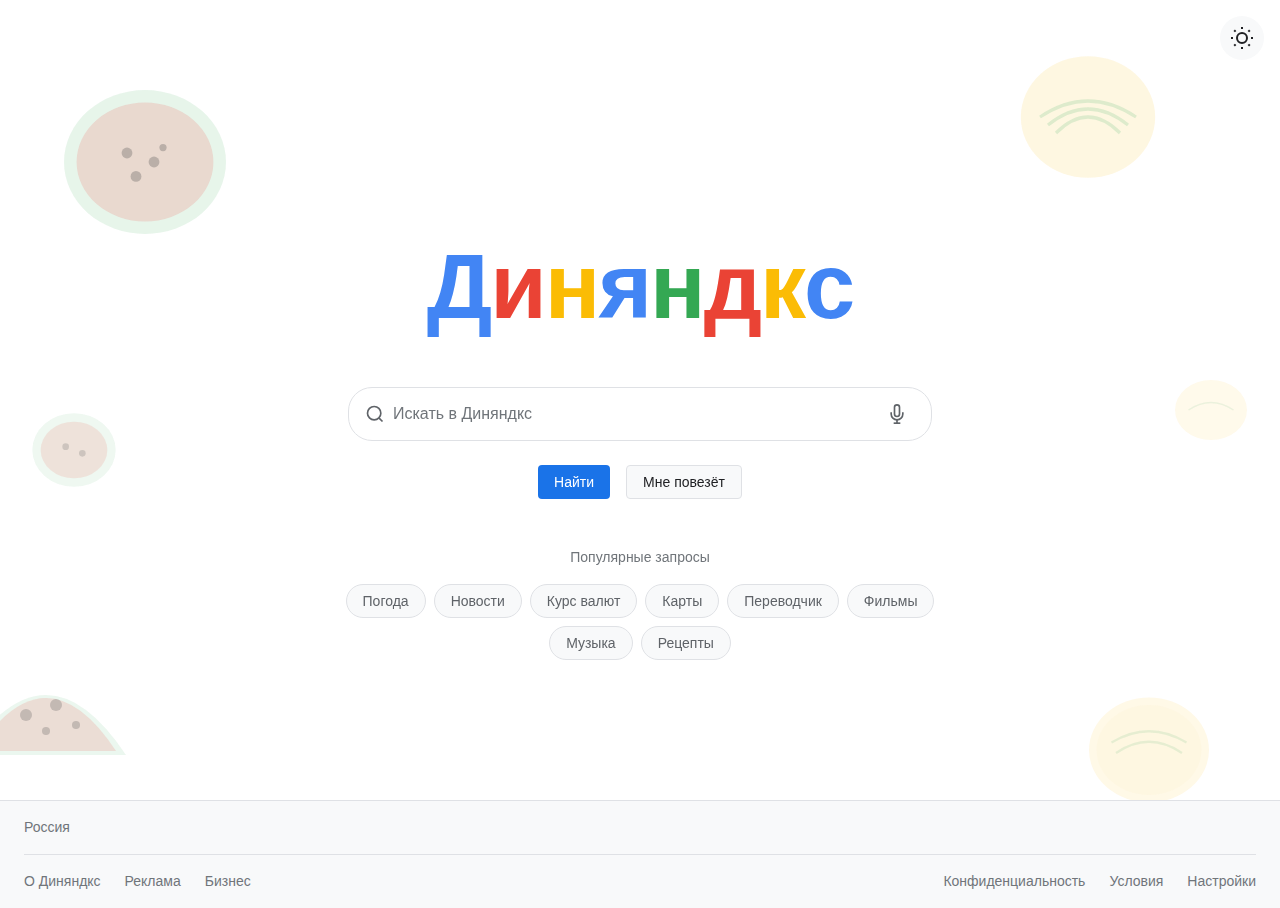
<file: index.html>
<!DOCTYPE html>
<html lang="ru">
<head>
    <meta charset="UTF-8">
    <meta name="viewport" content="width=device-width, initial-scale=1.0">
    <meta name="description" content="Диняндкс - Российский поисковый сервис">
    <title>Диняндкс</title>
    <link rel="stylesheet" href="css/styles.css">
</head>
<body>
    <!-- Theme Toggle Button -->
    <button class="theme-toggle" id="themeToggle" aria-label="Переключить тему">
        <svg class="icon-sun" viewBox="0 0 24 24" fill="none" stroke="currentColor" stroke-width="2">
            <circle cx="12" cy="12" r="5"></circle>
            <line x1="12" y1="1" x2="12" y2="3"></line>
            <line x1="12" y1="21" x2="12" y2="23"></line>
            <line x1="4.22" y1="4.22" x2="5.64" y2="5.64"></line>
            <line x1="18.36" y1="18.36" x2="19.78" y2="19.78"></line>
            <line x1="1" y1="12" x2="3" y2="12"></line>
            <line x1="21" y1="12" x2="23" y2="12"></line>
            <line x1="4.22" y1="19.78" x2="5.64" y2="18.36"></line>
            <line x1="18.36" y1="5.64" x2="19.78" y2="4.22"></line>
        </svg>
        <svg class="icon-moon" viewBox="0 0 24 24" fill="none" stroke="currentColor" stroke-width="2">
            <path d="M21 12.79A9 9 0 1 1 11.21 3 7 7 0 0 0 21 12.79z"></path>
        </svg>
    </button>

    <!-- Main Content -->
    <main class="main-page">
        <!-- Logo -->
        <div class="logo-container">
            <h1 class="logo" aria-label="Диняндкс">
                <span class="logo-letter logo-d">Д</span><span class="logo-letter logo-i">и</span><span class="logo-letter logo-n">н</span><span class="logo-letter logo-y">я</span><span class="logo-letter logo-n2">н</span><span class="logo-letter logo-d2">д</span><span class="logo-letter logo-k">к</span><span class="logo-letter logo-s">с</span>
            </h1>
        </div>

        <!-- Search Form -->
        <form class="search-form" id="searchForm" action="results.html" method="GET" role="search">
            <div class="search-container">
                <div class="search-input-wrapper">
                    <!-- Search Icon -->
                    <svg class="search-icon" viewBox="0 0 24 24" fill="none" stroke="currentColor" stroke-width="2" aria-hidden="true">
                        <circle cx="11" cy="11" r="8"></circle>
                        <line x1="21" y1="21" x2="16.65" y2="16.65"></line>
                    </svg>
                    
                    <!-- Search Input -->
                    <input 
                        type="text" 
                        class="search-input" 
                        id="searchInput" 
                        name="q" 
                        placeholder="Искать в Диняндкс"
                        autocomplete="off"
                        aria-label="Поисковый запрос"
                        aria-autocomplete="list"
                        aria-controls="autocompleteDropdown"
                    >
                    
                    <!-- Clear Button -->
                    <button type="button" class="clear-btn" id="clearBtn" aria-label="Очистить поиск" hidden>
                        <svg viewBox="0 0 24 24" fill="none" stroke="currentColor" stroke-width="2">
                            <line x1="18" y1="6" x2="6" y2="18"></line>
                            <line x1="6" y1="6" x2="18" y2="18"></line>
                        </svg>
                    </button>
                    
                    <!-- Voice Search Button -->
                    <button type="button" class="voice-btn" id="voiceBtn" aria-label="Голосовой поиск">
                        <svg viewBox="0 0 24 24" fill="none" stroke="currentColor" stroke-width="2">
                            <path d="M12 1a3 3 0 0 0-3 3v8a3 3 0 0 0 6 0V4a3 3 0 0 0-3-3z"></path>
                            <path d="M19 10v2a7 7 0 0 1-14 0v-2"></path>
                            <line x1="12" y1="19" x2="12" y2="23"></line>
                            <line x1="8" y1="23" x2="16" y2="23"></line>
                        </svg>
                    </button>
                </div>
                
                <!-- Autocomplete Dropdown -->
                <div class="autocomplete-dropdown" id="autocompleteDropdown" role="listbox" hidden>
                    <div class="autocomplete-section" id="historySection">
                        <div class="autocomplete-header">
                            <span>Недавние поиски</span>
                            <button type="button" class="clear-history-btn" id="clearHistoryBtn">Очистить</button>
                        </div>
                        <ul class="autocomplete-list" id="historyList" role="group" aria-label="Недавние поиски"></ul>
                    </div>
                    <div class="autocomplete-section" id="suggestionsSection">
                        <ul class="autocomplete-list" id="suggestionsList" role="group" aria-label="Предложения"></ul>
                    </div>
                </div>
            </div>
            
            <!-- Search Buttons -->
            <div class="search-buttons">
                <button type="submit" class="btn btn-primary" id="searchBtn">Найти</button>
                <button type="button" class="btn btn-secondary" id="luckyBtn">Мне повезёт</button>
            </div>
        </form>

        <!-- Popular Searches -->
        <section class="popular-searches" aria-labelledby="popularTitle">
            <h2 id="popularTitle" class="popular-title">Популярные запросы</h2>
            <div class="popular-tags" id="popularTags">
                <!-- Populated by JavaScript -->
            </div>
        </section>
    </main>

    <!-- Footer -->
    <footer class="footer">
        <div class="footer-top">
            <span>Россия</span>
        </div>
        <div class="footer-bottom">
            <div class="footer-links">
                <a href="#" data-modal="about">О Диняндкс</a>
                <a href="#" data-modal="advertising">Реклама</a>
                <a href="#" data-modal="business">Бизнес</a>
            </div>
            <div class="footer-links">
                <a href="#" data-modal="privacy">Конфиденциальность</a>
                <a href="#" data-modal="terms">Условия</a>
                <a href="#" data-modal="settings">Настройки</a>
            </div>
        </div>
    </footer>

    <!-- Voice Search Modal -->
    <div class="voice-modal" id="voiceModal" hidden>
        <div class="voice-modal-content">
            <div class="voice-animation" id="voiceAnimation">
                <div class="voice-circle"></div>
                <div class="voice-circle"></div>
                <div class="voice-circle"></div>
            </div>
            <p class="voice-text" id="voiceText">Слушаю...</p>
            <button type="button" class="voice-close-btn" id="voiceCloseBtn" aria-label="Закрыть">
                <svg viewBox="0 0 24 24" fill="none" stroke="currentColor" stroke-width="2">
                    <line x1="18" y1="6" x2="6" y2="18"></line>
                    <line x1="6" y1="6" x2="18" y2="18"></line>
                </svg>
            </button>
        </div>
    </div>

    <!-- Info Modal -->
    <div class="info-modal" id="infoModal" hidden>
        <div class="info-modal-content">
            <div class="info-modal-header">
                <h2 id="infoModalTitle">Заголовок</h2>
                <button type="button" class="info-modal-close" id="infoModalClose" aria-label="Закрыть">
                    <svg viewBox="0 0 24 24" fill="none" stroke="currentColor" stroke-width="2">
                        <line x1="18" y1="6" x2="6" y2="18"></line>
                        <line x1="6" y1="6" x2="18" y2="18"></line>
                    </svg>
                </button>
            </div>
            <div class="info-modal-body" id="infoModalBody">
                <!-- Content populated by JavaScript -->
            </div>
        </div>
    </div>

    <script src="js/app.js"></script>
</body>
</html>
</file>
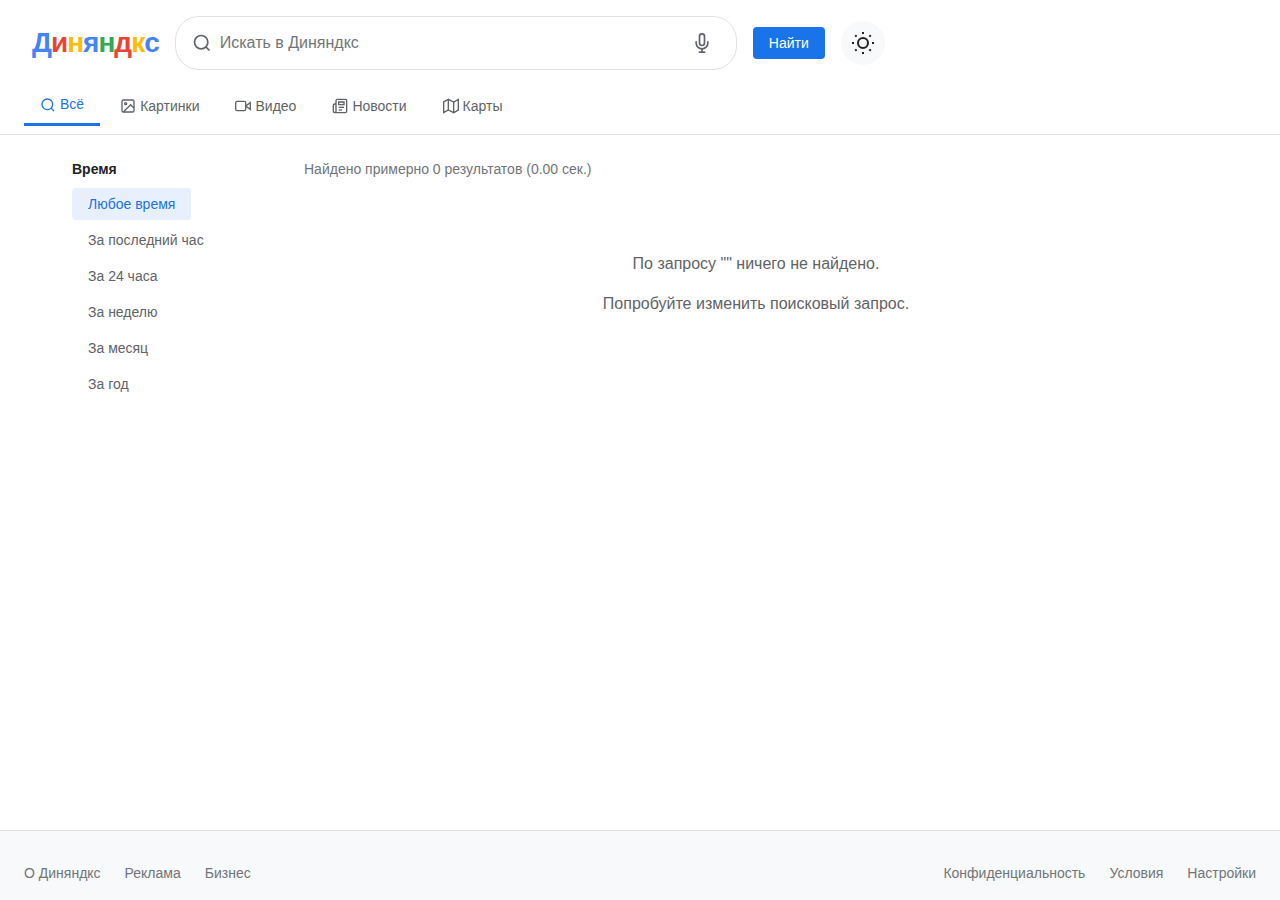
<file: results.html>
<!DOCTYPE html>
<html lang="ru">
<head>
    <meta charset="UTF-8">
    <meta name="viewport" content="width=device-width, initial-scale=1.0">
    <meta name="description" content="Диняндкс - Результаты поиска">
    <title>Результаты поиска - Диняндкс</title>
    <link rel="stylesheet" href="css/styles.css">
</head>
<body class="results-page-body">
    <!-- Header -->
    <header class="results-header">
        <div class="header-content">
            <!-- Logo -->
            <a href="index.html" class="header-logo" aria-label="На главную Диняндкс">
                <span class="logo-small">
                    <span class="logo-letter logo-d">Д</span><span class="logo-letter logo-i">и</span><span class="logo-letter logo-n">н</span><span class="logo-letter logo-y">я</span><span class="logo-letter logo-n2">н</span><span class="logo-letter logo-d2">д</span><span class="logo-letter logo-k">к</span><span class="logo-letter logo-s">с</span>
                </span>
            </a>
            
            <!-- Search Form -->
            <form class="header-search-form" id="searchForm" action="results.html" method="GET" role="search">
                <div class="search-container header-search-container">
                    <div class="search-input-wrapper">
                        <svg class="search-icon" viewBox="0 0 24 24" fill="none" stroke="currentColor" stroke-width="2" aria-hidden="true">
                            <circle cx="11" cy="11" r="8"></circle>
                            <line x1="21" y1="21" x2="16.65" y2="16.65"></line>
                        </svg>
                        
                        <input 
                            type="text" 
                            class="search-input" 
                            id="searchInput" 
                            name="q" 
                            placeholder="Искать в Диняндкс"
                            autocomplete="off"
                            aria-label="Поисковый запрос"
                            aria-autocomplete="list"
                            aria-controls="autocompleteDropdown"
                        >
                        
                        <button type="button" class="clear-btn" id="clearBtn" aria-label="Очистить поиск" hidden>
                            <svg viewBox="0 0 24 24" fill="none" stroke="currentColor" stroke-width="2">
                                <line x1="18" y1="6" x2="6" y2="18"></line>
                                <line x1="6" y1="6" x2="18" y2="18"></line>
                            </svg>
                        </button>
                        
                        <button type="button" class="voice-btn" id="voiceBtn" aria-label="Голосовой поиск">
                            <svg viewBox="0 0 24 24" fill="none" stroke="currentColor" stroke-width="2">
                                <path d="M12 1a3 3 0 0 0-3 3v8a3 3 0 0 0 6 0V4a3 3 0 0 0-3-3z"></path>
                                <path d="M19 10v2a7 7 0 0 1-14 0v-2"></path>
                                <line x1="12" y1="19" x2="12" y2="23"></line>
                                <line x1="8" y1="23" x2="16" y2="23"></line>
                            </svg>
                        </button>
                    </div>
                    
                    <!-- Autocomplete Dropdown -->
                    <div class="autocomplete-dropdown" id="autocompleteDropdown" role="listbox" hidden>
                        <div class="autocomplete-section" id="historySection">
                            <div class="autocomplete-header">
                                <span>Недавние поиски</span>
                                <button type="button" class="clear-history-btn" id="clearHistoryBtn">Очистить</button>
                            </div>
                            <ul class="autocomplete-list" id="historyList" role="group" aria-label="Недавние поиски"></ul>
                        </div>
                        <div class="autocomplete-section" id="suggestionsSection">
                            <ul class="autocomplete-list" id="suggestionsList" role="group" aria-label="Предложения"></ul>
                        </div>
                    </div>
                </div>
                
                <button type="submit" class="btn btn-primary header-search-btn">Найти</button>
            </form>
            
            <!-- Theme Toggle -->
            <button class="theme-toggle header-theme-toggle" id="themeToggle" aria-label="Переключить тему">
                <svg class="icon-sun" viewBox="0 0 24 24" fill="none" stroke="currentColor" stroke-width="2">
                    <circle cx="12" cy="12" r="5"></circle>
                    <line x1="12" y1="1" x2="12" y2="3"></line>
                    <line x1="12" y1="21" x2="12" y2="23"></line>
                    <line x1="4.22" y1="4.22" x2="5.64" y2="5.64"></line>
                    <line x1="18.36" y1="18.36" x2="19.78" y2="19.78"></line>
                    <line x1="1" y1="12" x2="3" y2="12"></line>
                    <line x1="21" y1="12" x2="23" y2="12"></line>
                    <line x1="4.22" y1="19.78" x2="5.64" y2="18.36"></line>
                    <line x1="18.36" y1="5.64" x2="19.78" y2="4.22"></line>
                </svg>
                <svg class="icon-moon" viewBox="0 0 24 24" fill="none" stroke="currentColor" stroke-width="2">
                    <path d="M21 12.79A9 9 0 1 1 11.21 3 7 7 0 0 0 21 12.79z"></path>
                </svg>
            </button>
            
            <!-- Mobile Menu Toggle -->
            <button class="mobile-menu-btn" id="mobileMenuBtn" aria-label="Меню фильтров">
                <svg viewBox="0 0 24 24" fill="none" stroke="currentColor" stroke-width="2">
                    <line x1="3" y1="12" x2="21" y2="12"></line>
                    <line x1="3" y1="6" x2="21" y2="6"></line>
                    <line x1="3" y1="18" x2="21" y2="18"></line>
                </svg>
            </button>
        </div>
        
        <!-- Content Type Filters -->
        <nav class="content-filters" aria-label="Тип контента">
            <a href="#" class="filter-link active" data-type="all">
                <svg viewBox="0 0 24 24" fill="none" stroke="currentColor" stroke-width="2">
                    <circle cx="11" cy="11" r="8"></circle>
                    <line x1="21" y1="21" x2="16.65" y2="16.65"></line>
                </svg>
                Всё
            </a>
            <a href="#" class="filter-link" data-type="images">
                <svg viewBox="0 0 24 24" fill="none" stroke="currentColor" stroke-width="2">
                    <rect x="3" y="3" width="18" height="18" rx="2" ry="2"></rect>
                    <circle cx="8.5" cy="8.5" r="1.5"></circle>
                    <polyline points="21 15 16 10 5 21"></polyline>
                </svg>
                Картинки
            </a>
            <a href="#" class="filter-link" data-type="videos">
                <svg viewBox="0 0 24 24" fill="none" stroke="currentColor" stroke-width="2">
                    <polygon points="23 7 16 12 23 17 23 7"></polygon>
                    <rect x="1" y="5" width="15" height="14" rx="2" ry="2"></rect>
                </svg>
                Видео
            </a>
            <a href="#" class="filter-link" data-type="news">
                <svg viewBox="0 0 24 24" fill="none" stroke="currentColor" stroke-width="2">
                    <path d="M4 22h16a2 2 0 0 0 2-2V4a2 2 0 0 0-2-2H8a2 2 0 0 0-2 2v16a2 2 0 0 1-2 2Zm0 0a2 2 0 0 1-2-2v-9c0-1.1.9-2 2-2h2"></path>
                    <path d="M18 14h-8"></path>
                    <path d="M15 18h-5"></path>
                    <path d="M10 6h8v4h-8V6Z"></path>
                </svg>
                Новости
            </a>
            <a href="#" class="filter-link" data-type="maps">
                <svg viewBox="0 0 24 24" fill="none" stroke="currentColor" stroke-width="2">
                    <polygon points="1 6 1 22 8 18 16 22 23 18 23 2 16 6 8 2 1 6"></polygon>
                    <line x1="8" y1="2" x2="8" y2="18"></line>
                    <line x1="16" y1="6" x2="16" y2="22"></line>
                </svg>
                Карты
            </a>
        </nav>
    </header>

    <!-- Main Content -->
    <main class="results-main">
        <!-- Sidebar Filters -->
        <aside class="filters-sidebar" id="filtersSidebar">
            <div class="sidebar-header">
                <h3>Фильтры</h3>
                <button class="close-sidebar-btn" id="closeSidebarBtn" aria-label="Закрыть фильтры">
                    <svg viewBox="0 0 24 24" fill="none" stroke="currentColor" stroke-width="2">
                        <line x1="18" y1="6" x2="6" y2="18"></line>
                        <line x1="6" y1="6" x2="18" y2="18"></line>
                    </svg>
                </button>
            </div>
            
            <div class="filter-group">
                <h4 class="filter-group-title">Время</h4>
                <ul class="filter-options" role="radiogroup" aria-label="Фильтр по времени">
                    <li>
                        <button class="filter-option active" data-time="any" role="radio" aria-checked="true">Любое время</button>
                    </li>
                    <li>
                        <button class="filter-option" data-time="hour" role="radio" aria-checked="false">За последний час</button>
                    </li>
                    <li>
                        <button class="filter-option" data-time="day" role="radio" aria-checked="false">За 24 часа</button>
                    </li>
                    <li>
                        <button class="filter-option" data-time="week" role="radio" aria-checked="false">За неделю</button>
                    </li>
                    <li>
                        <button class="filter-option" data-time="month" role="radio" aria-checked="false">За месяц</button>
                    </li>
                    <li>
                        <button class="filter-option" data-time="year" role="radio" aria-checked="false">За год</button>
                    </li>
                </ul>
            </div>
        </aside>

        <!-- Results Section -->
        <section class="results-section">
            <!-- Results Info -->
            <div class="results-info" id="resultsInfo">
                <!-- Populated by JavaScript -->
            </div>
            
            <!-- Loading Indicator -->
            <div class="loading-indicator" id="loadingIndicator" hidden>
                <div class="loading-spinner"></div>
                <p>Поиск...</p>
            </div>
            
            <!-- Results List -->
            <div class="results-list" id="resultsList" role="list">
                <!-- Populated by JavaScript -->
            </div>
            
            <!-- Pagination -->
            <nav class="pagination" id="pagination" aria-label="Страницы результатов">
                <!-- Populated by JavaScript -->
            </nav>
        </section>
    </main>

    <!-- Footer -->
    <footer class="footer results-footer">
        <div class="footer-bottom">
            <div class="footer-links">
                <a href="#">О Диняндкс</a>
                <a href="#">Реклама</a>
                <a href="#">Бизнес</a>
            </div>
            <div class="footer-links">
                <a href="#">Конфиденциальность</a>
                <a href="#">Условия</a>
                <a href="#">Настройки</a>
            </div>
        </div>
    </footer>

    <!-- Voice Search Modal -->
    <div class="voice-modal" id="voiceModal" hidden>
        <div class="voice-modal-content">
            <div class="voice-animation" id="voiceAnimation">
                <div class="voice-circle"></div>
                <div class="voice-circle"></div>
                <div class="voice-circle"></div>
            </div>
            <p class="voice-text" id="voiceText">Слушаю...</p>
            <button type="button" class="voice-close-btn" id="voiceCloseBtn" aria-label="Закрыть">
                <svg viewBox="0 0 24 24" fill="none" stroke="currentColor" stroke-width="2">
                    <line x1="18" y1="6" x2="6" y2="18"></line>
                    <line x1="6" y1="6" x2="18" y2="18"></line>
                </svg>
            </button>
        </div>
    </div>

    <script src="js/app.js"></script>
</body>
</html>
</file>
<file: css/styles.css>
/* ============================================
   Діняндкс - Search Engine Styles
   Modern Minimalist Design with Light/Dark Themes
   ============================================ */

/* ============================================
   CSS Variables & Theme Configuration
   ============================================ */
:root {
    /* Light Theme (Default) */
    --bg-primary: #ffffff;
    --bg-secondary: #f8f9fa;
    --bg-tertiary: #e9ecef;
    --text-primary: #202124;
    --text-secondary: #5f6368;
    --text-tertiary: #70757a;
    --accent-primary: #1a73e8;
    --accent-hover: #1557b0;
    --accent-light: #e8f0fe;
    --link-color: #1a0dab;
    --link-visited: #681da8;
    --url-color: #188038;
    --border-color: #dfe1e5;
    --shadow-color: rgba(0, 0, 0, 0.1);
    --shadow-hover: rgba(0, 0, 0, 0.2);
    --overlay-bg: rgba(0, 0, 0, 0.5);
    
    /* Spacing */
    --spacing-xs: 4px;
    --spacing-sm: 8px;
    --spacing-md: 16px;
    --spacing-lg: 24px;
    --spacing-xl: 32px;
    --spacing-xxl: 48px;
    
    /* Border Radius */
    --radius-sm: 4px;
    --radius-md: 8px;
    --radius-lg: 24px;
    --radius-full: 50%;
    
    /* Transitions */
    --transition-fast: 0.15s ease;
    --transition-normal: 0.3s ease;
    --transition-slow: 0.5s ease;
    
    /* Font Sizes */
    --font-xs: 12px;
    --font-sm: 14px;
    --font-md: 16px;
    --font-lg: 18px;
    --font-xl: 20px;
    --font-xxl: 24px;
    --font-logo: 92px;
    --font-logo-small: 28px;
    
    /* Z-Index Layers */
    --z-dropdown: 100;
    --z-header: 200;
    --z-sidebar: 300;
    --z-modal: 400;
}

/* Dark Theme */
[data-theme="dark"] {
    --bg-primary: #202124;
    --bg-secondary: #303134;
    --bg-tertiary: #3c4043;
    --text-primary: #e8eaed;
    --text-secondary: #9aa0a6;
    --text-tertiary: #bdc1c6;
    --accent-primary: #8ab4f8;
    --accent-hover: #aecbfa;
    --accent-light: #303134;
    --link-color: #8ab4f8;
    --link-visited: #c58af9;
    --url-color: #5eead4;
    --border-color: #5f6368;
    --shadow-color: rgba(0, 0, 0, 0.3);
    --shadow-hover: rgba(0, 0, 0, 0.5);
    --overlay-bg: rgba(0, 0, 0, 0.7);
}

/* ============================================
   Reset & Base Styles
   ============================================ */
*, *::before, *::after {
    box-sizing: border-box;
    margin: 0;
    padding: 0;
}

html {
    font-size: 16px;
    scroll-behavior: smooth;
}

body {
    font-family: -apple-system, BlinkMacSystemFont, 'Segoe UI', Roboto, Oxygen, Ubuntu, Cantarell, sans-serif;
    background-color: var(--bg-primary);
    color: var(--text-primary);
    line-height: 1.5;
    min-height: 100vh;
    transition: background-color var(--transition-normal), color var(--transition-normal);
}

a {
    color: var(--link-color);
    text-decoration: none;
    transition: color var(--transition-fast);
}

a:hover {
    text-decoration: underline;
}

a:visited {
    color: var(--link-visited);
}

button {
    font-family: inherit;
    cursor: pointer;
    border: none;
    background: none;
}

input {
    font-family: inherit;
    border: none;
    outline: none;
}

ul {
    list-style: none;
}

/* Focus Styles for Accessibility */
:focus-visible {
    outline: 2px solid var(--accent-primary);
    outline-offset: 2px;
}

/* ============================================
   Theme Toggle Button
   ============================================ */
.theme-toggle {
    position: fixed;
    top: var(--spacing-md);
    right: var(--spacing-md);
    width: 44px;
    height: 44px;
    border-radius: var(--radius-full);
    background-color: var(--bg-secondary);
    display: flex;
    align-items: center;
    justify-content: center;
    z-index: var(--z-header);
    transition: background-color var(--transition-normal), transform var(--transition-fast);
}

.theme-toggle:hover {
    background-color: var(--bg-tertiary);
    transform: scale(1.05);
}

.theme-toggle svg {
    width: 24px;
    height: 24px;
    color: var(--text-primary);
    transition: opacity var(--transition-normal), transform var(--transition-normal);
}

.theme-toggle .icon-sun {
    display: block;
}

.theme-toggle .icon-moon {
    display: none;
}

[data-theme="dark"] .theme-toggle .icon-sun {
    display: none;
}

[data-theme="dark"] .theme-toggle .icon-moon {
    display: block;
}

/* ============================================
   Main Page Styles
   ============================================ */
.main-page {
    display: flex;
    flex-direction: column;
    align-items: center;
    justify-content: center;
    min-height: calc(100vh - 100px);
    padding: var(--spacing-lg);
    padding-top: 100px;
    position: relative;
    overflow: hidden;
}

/* Watermelon and Melon Background Decorations */
.main-page::before {
    content: '';
    position: fixed;
    top: 0;
    left: 0;
    right: 0;
    bottom: 0;
    pointer-events: none;
    z-index: -1;
    background-image: 
        /* Watermelon 1 - top left */
        url("data:image/svg+xml,%3Csvg xmlns='http://www.w3.org/2000/svg' viewBox='0 0 100 100'%3E%3Cellipse cx='50' cy='50' rx='45' ry='40' fill='%2334a853' opacity='0.15'/%3E%3Cellipse cx='50' cy='50' rx='38' ry='33' fill='%23ea4335' opacity='0.2'/%3E%3Ccircle cx='40' cy='45' r='3' fill='%23202124' opacity='0.3'/%3E%3Ccircle cx='55' cy='50' r='3' fill='%23202124' opacity='0.3'/%3E%3Ccircle cx='45' cy='58' r='3' fill='%23202124' opacity='0.3'/%3E%3Ccircle cx='60' cy='42' r='2' fill='%23202124' opacity='0.3'/%3E%3C/svg%3E"),
        /* Melon 1 - top right */
        url("data:image/svg+xml,%3Csvg xmlns='http://www.w3.org/2000/svg' viewBox='0 0 100 100'%3E%3Cellipse cx='50' cy='50' rx='42' ry='38' fill='%23fbbc05' opacity='0.15'/%3E%3Cpath d='M20 50 Q50 30 80 50' stroke='%2334a853' stroke-width='2' fill='none' opacity='0.2'/%3E%3Cpath d='M25 55 Q50 35 75 55' stroke='%2334a853' stroke-width='2' fill='none' opacity='0.2'/%3E%3Cpath d='M30 60 Q50 40 70 60' stroke='%2334a853' stroke-width='2' fill='none' opacity='0.2'/%3E%3C/svg%3E"),
        /* Watermelon 2 - bottom left */
        url("data:image/svg+xml,%3Csvg xmlns='http://www.w3.org/2000/svg' viewBox='0 0 100 100'%3E%3Cpath d='M10 80 Q50 20 90 80 Z' fill='%2334a853' opacity='0.12'/%3E%3Cpath d='M15 78 Q50 25 85 78 Z' fill='%23ea4335' opacity='0.18'/%3E%3Ccircle cx='40' cy='60' r='3' fill='%23202124' opacity='0.25'/%3E%3Ccircle cx='55' cy='55' r='3' fill='%23202124' opacity='0.25'/%3E%3Ccircle cx='50' cy='68' r='2' fill='%23202124' opacity='0.25'/%3E%3Ccircle cx='65' cy='65' r='2' fill='%23202124' opacity='0.25'/%3E%3C/svg%3E"),
        /* Melon 2 - bottom right */
        url("data:image/svg+xml,%3Csvg xmlns='http://www.w3.org/2000/svg' viewBox='0 0 100 100'%3E%3Cellipse cx='50' cy='50' rx='40' ry='35' fill='%23fbbc05' opacity='0.12'/%3E%3Cellipse cx='50' cy='50' rx='35' ry='30' fill='%23f9e4a1' opacity='0.1'/%3E%3Cpath d='M25 45 Q50 30 75 45' stroke='%2334a853' stroke-width='1.5' fill='none' opacity='0.15'/%3E%3Cpath d='M28 52 Q50 37 72 52' stroke='%2334a853' stroke-width='1.5' fill='none' opacity='0.15'/%3E%3C/svg%3E"),
        /* Small watermelon - center left */
        url("data:image/svg+xml,%3Csvg xmlns='http://www.w3.org/2000/svg' viewBox='0 0 60 60'%3E%3Cellipse cx='30' cy='30' rx='25' ry='22' fill='%2334a853' opacity='0.1'/%3E%3Cellipse cx='30' cy='30' rx='20' ry='17' fill='%23ea4335' opacity='0.15'/%3E%3Ccircle cx='25' cy='28' r='2' fill='%23202124' opacity='0.2'/%3E%3Ccircle cx='35' cy='32' r='2' fill='%23202124' opacity='0.2'/%3E%3C/svg%3E"),
        /* Small melon - center right */
        url("data:image/svg+xml,%3Csvg xmlns='http://www.w3.org/2000/svg' viewBox='0 0 60 60'%3E%3Cellipse cx='30' cy='30' rx='24' ry='20' fill='%23fbbc05' opacity='0.1'/%3E%3Cpath d='M15 30 Q30 20 45 30' stroke='%2334a853' stroke-width='1' fill='none' opacity='0.12'/%3E%3C/svg%3E");
    background-size: 180px 180px, 160px 160px, 200px 200px, 150px 150px, 100px 100px, 90px 90px;
    background-position: 
        5% 10%, 
        90% 5%, 
        -5% 85%, 
        95% 90%,
        2% 50%,
        98% 45%;
    background-repeat: no-repeat;
    opacity: 0.8;
}

[data-theme="dark"] .main-page::before {
    opacity: 0.5;
}

/* Logo Styles */
.logo-container {
    margin-bottom: var(--spacing-xl);
}

.logo {
    font-size: var(--font-logo);
    font-weight: 700;
    letter-spacing: -2px;
    cursor: default;
    user-select: none;
    transition: transform var(--transition-normal);
}

.logo:hover {
    animation: logoPulse 1s ease-in-out infinite;
}

@keyframes logoPulse {
    0%, 100% { transform: scale(1); }
    50% { transform: scale(1.02); }
}

.logo-letter {
    display: inline-block;
    transition: transform var(--transition-fast);
}

.logo-letter:hover {
    transform: translateY(-5px);
}

/* Logo Colors */
.logo-d { color: #4285f4; }
.logo-i { color: #ea4335; }
.logo-n { color: #fbbc05; }
.logo-y { color: #4285f4; }
.logo-n2 { color: #34a853; }
.logo-d2 { color: #ea4335; }
.logo-k { color: #fbbc05; }
.logo-s { color: #4285f4; }

/* Small Logo for Results Page */
.logo-small {
    font-size: var(--font-logo-small);
    font-weight: 700;
    letter-spacing: -1px;
}

.header-logo {
    text-decoration: none;
}

.header-logo:hover {
    text-decoration: none;
}

/* ============================================
   Search Form Styles
   ============================================ */
.search-form {
    width: 100%;
    max-width: 584px;
}

.search-container {
    position: relative;
    width: 100%;
}

.search-input-wrapper {
    display: flex;
    align-items: center;
    background-color: var(--bg-primary);
    border: 1px solid var(--border-color);
    border-radius: var(--radius-lg);
    padding: var(--spacing-sm) var(--spacing-md);
    transition: box-shadow var(--transition-normal), border-color var(--transition-normal);
}

.search-input-wrapper:hover,
.search-input-wrapper:focus-within {
    box-shadow: 0 1px 6px var(--shadow-color);
    border-color: transparent;
}

.search-icon {
    width: 20px;
    height: 20px;
    color: var(--text-secondary);
    flex-shrink: 0;
    margin-right: var(--spacing-sm);
}

.search-input {
    flex: 1;
    font-size: var(--font-md);
    color: var(--text-primary);
    background: transparent;
    padding: var(--spacing-sm) 0;
    min-width: 0;
}

.search-input::placeholder {
    color: var(--text-tertiary);
}

.clear-btn,
.voice-btn {
    width: 36px;
    height: 36px;
    border-radius: var(--radius-full);
    display: flex;
    align-items: center;
    justify-content: center;
    color: var(--text-secondary);
    transition: background-color var(--transition-fast), color var(--transition-fast);
    flex-shrink: 0;
}

.clear-btn:hover,
.voice-btn:hover {
    background-color: var(--bg-tertiary);
    color: var(--text-primary);
}

.clear-btn svg,
.voice-btn svg {
    width: 20px;
    height: 20px;
}

.voice-btn.listening {
    color: var(--accent-primary);
    animation: voicePulse 1s ease-in-out infinite;
}

@keyframes voicePulse {
    0%, 100% { transform: scale(1); }
    50% { transform: scale(1.1); }
}

/* ============================================
   Autocomplete Dropdown
   ============================================ */
.autocomplete-dropdown {
    position: absolute;
    top: 100%;
    left: 0;
    right: 0;
    background-color: var(--bg-primary);
    border: 1px solid var(--border-color);
    border-top: none;
    border-radius: 0 0 var(--radius-lg) var(--radius-lg);
    box-shadow: 0 4px 6px var(--shadow-color);
    z-index: var(--z-dropdown);
    overflow: hidden;
    animation: dropdownSlide 0.2s ease;
}

@keyframes dropdownSlide {
    from {
        opacity: 0;
        transform: translateY(-10px);
    }
    to {
        opacity: 1;
        transform: translateY(0);
    }
}

.autocomplete-section {
    border-bottom: 1px solid var(--border-color);
}

.autocomplete-section:last-child {
    border-bottom: none;
}

.autocomplete-header {
    display: flex;
    justify-content: space-between;
    align-items: center;
    padding: var(--spacing-sm) var(--spacing-md);
    font-size: var(--font-sm);
    color: var(--text-tertiary);
    background-color: var(--bg-secondary);
}

.clear-history-btn {
    font-size: var(--font-xs);
    color: var(--accent-primary);
    padding: var(--spacing-xs) var(--spacing-sm);
    border-radius: var(--radius-sm);
    transition: background-color var(--transition-fast);
}

.clear-history-btn:hover {
    background-color: var(--accent-light);
}

.autocomplete-list {
    max-height: 300px;
    overflow-y: auto;
}

.autocomplete-item {
    display: flex;
    align-items: center;
    padding: var(--spacing-sm) var(--spacing-md);
    cursor: pointer;
    transition: background-color var(--transition-fast);
}

.autocomplete-item:hover,
.autocomplete-item.selected {
    background-color: var(--bg-secondary);
}

.autocomplete-item svg {
    width: 16px;
    height: 16px;
    color: var(--text-tertiary);
    margin-right: var(--spacing-sm);
    flex-shrink: 0;
}

.autocomplete-item span {
    font-size: var(--font-md);
    color: var(--text-primary);
}

/* ============================================
   Search Buttons
   ============================================ */
.search-buttons {
    display: flex;
    justify-content: center;
    gap: var(--spacing-md);
    margin-top: var(--spacing-lg);
}

.btn {
    padding: var(--spacing-sm) var(--spacing-md);
    font-size: var(--font-sm);
    border-radius: var(--radius-sm);
    transition: all var(--transition-fast);
}

.btn-primary {
    background-color: var(--accent-primary);
    color: white;
}

.btn-primary:hover {
    background-color: var(--accent-hover);
    transform: scale(1.02);
}

.btn-secondary {
    background-color: var(--bg-secondary);
    color: var(--text-primary);
    border: 1px solid var(--border-color);
}

.btn-secondary:hover {
    background-color: var(--bg-tertiary);
    border-color: var(--text-tertiary);
    transform: scale(1.02);
}

/* ============================================
   Popular Searches
   ============================================ */
.popular-searches {
    margin-top: var(--spacing-xxl);
    text-align: center;
    max-width: 600px;
}

.popular-title {
    font-size: var(--font-sm);
    font-weight: 400;
    color: var(--text-tertiary);
    margin-bottom: var(--spacing-md);
}

.popular-tags {
    display: flex;
    flex-wrap: wrap;
    justify-content: center;
    gap: var(--spacing-sm);
}

.popular-tag {
    padding: var(--spacing-sm) var(--spacing-md);
    background-color: var(--bg-secondary);
    border: 1px solid var(--border-color);
    border-radius: var(--radius-lg);
    font-size: var(--font-sm);
    color: var(--text-secondary);
    cursor: pointer;
    transition: all var(--transition-fast);
}

.popular-tag:hover {
    background-color: var(--bg-tertiary);
    color: var(--text-primary);
    border-color: var(--text-tertiary);
}

/* ============================================
   Footer Styles
   ============================================ */
.footer {
    background-color: var(--bg-secondary);
    border-top: 1px solid var(--border-color);
    padding: var(--spacing-md) var(--spacing-lg);
    margin-top: auto;
}

.footer-top {
    padding-bottom: var(--spacing-md);
    border-bottom: 1px solid var(--border-color);
    color: var(--text-tertiary);
    font-size: var(--font-sm);
}

.footer-bottom {
    display: flex;
    justify-content: space-between;
    flex-wrap: wrap;
    padding-top: var(--spacing-md);
}

.footer-links {
    display: flex;
    gap: var(--spacing-lg);
}

.footer-links a {
    font-size: var(--font-sm);
    color: var(--text-tertiary);
}

.footer-links a:hover {
    color: var(--text-primary);
}

/* ============================================
   Voice Search Modal
   ============================================ */
.voice-modal {
    position: fixed;
    top: 0;
    left: 0;
    right: 0;
    bottom: 0;
    background-color: var(--overlay-bg);
    display: flex;
    align-items: center;
    justify-content: center;
    z-index: var(--z-modal);
    animation: fadeIn 0.3s ease;
}

@keyframes fadeIn {
    from { opacity: 0; }
    to { opacity: 1; }
}

.voice-modal-content {
    background-color: var(--bg-primary);
    border-radius: var(--radius-md);
    padding: var(--spacing-xxl);
    text-align: center;
    position: relative;
    min-width: 300px;
    animation: scaleIn 0.3s ease;
}

@keyframes scaleIn {
    from { transform: scale(0.9); opacity: 0; }
    to { transform: scale(1); opacity: 1; }
}

.voice-animation {
    display: flex;
    justify-content: center;
    gap: var(--spacing-sm);
    margin-bottom: var(--spacing-lg);
}

.voice-circle {
    width: 12px;
    height: 12px;
    background-color: var(--accent-primary);
    border-radius: var(--radius-full);
    animation: voiceWave 1s ease-in-out infinite;
}

.voice-circle:nth-child(2) {
    animation-delay: 0.2s;
}

.voice-circle:nth-child(3) {
    animation-delay: 0.4s;
}

@keyframes voiceWave {
    0%, 100% { transform: scaleY(1); }
    50% { transform: scaleY(2); }
}

.voice-text {
    font-size: var(--font-lg);
    color: var(--text-primary);
}

.voice-close-btn {
    position: absolute;
    top: var(--spacing-md);
    right: var(--spacing-md);
    width: 32px;
    height: 32px;
    border-radius: var(--radius-full);
    display: flex;
    align-items: center;
    justify-content: center;
    color: var(--text-secondary);
    transition: background-color var(--transition-fast);
}

.voice-close-btn:hover {
    background-color: var(--bg-tertiary);
}

.voice-close-btn svg {
    width: 20px;
    height: 20px;
}

/* ============================================
   Info Modal (Footer Links)
   ============================================ */
.info-modal {
    position: fixed;
    top: 0;
    left: 0;
    right: 0;
    bottom: 0;
    background-color: var(--overlay-bg);
    display: flex;
    align-items: center;
    justify-content: center;
    z-index: var(--z-modal);
    animation: fadeIn 0.3s ease;
    padding: var(--spacing-lg);
}

.info-modal-content {
    background-color: var(--bg-primary);
    border-radius: var(--radius-md);
    max-width: 600px;
    width: 100%;
    max-height: 80vh;
    overflow: hidden;
    display: flex;
    flex-direction: column;
    animation: scaleIn 0.3s ease;
}

.info-modal-header {
    display: flex;
    justify-content: space-between;
    align-items: center;
    padding: var(--spacing-lg);
    border-bottom: 1px solid var(--border-color);
}

.info-modal-header h2 {
    font-size: var(--font-xl);
    color: var(--text-primary);
    margin: 0;
}

.info-modal-close {
    width: 36px;
    height: 36px;
    border-radius: var(--radius-full);
    display: flex;
    align-items: center;
    justify-content: center;
    color: var(--text-secondary);
    transition: background-color var(--transition-fast);
}

.info-modal-close:hover {
    background-color: var(--bg-tertiary);
}

.info-modal-close svg {
    width: 20px;
    height: 20px;
}

.info-modal-body {
    padding: var(--spacing-lg);
    overflow-y: auto;
    color: var(--text-secondary);
    line-height: 1.7;
}

.info-modal-body h3 {
    color: var(--text-primary);
    font-size: var(--font-lg);
    margin: var(--spacing-lg) 0 var(--spacing-sm) 0;
}

.info-modal-body h3:first-child {
    margin-top: 0;
}

.info-modal-body p {
    margin-bottom: var(--spacing-md);
}

.info-modal-body ul {
    margin-bottom: var(--spacing-md);
    padding-left: var(--spacing-lg);
}

.info-modal-body li {
    margin-bottom: var(--spacing-xs);
    list-style: disc;
}

.info-modal-body a {
    color: var(--accent-primary);
}

.settings-option {
    display: flex;
    justify-content: space-between;
    align-items: center;
    padding: var(--spacing-md) 0;
    border-bottom: 1px solid var(--border-color);
}

.settings-option:last-child {
    border-bottom: none;
}

.settings-label {
    display: flex;
    flex-direction: column;
    gap: var(--spacing-xs);
}

.settings-label span:first-child {
    color: var(--text-primary);
    font-weight: 500;
}

.settings-label span:last-child {
    font-size: var(--font-sm);
    color: var(--text-tertiary);
}

/* Toggle Switch */
.toggle-switch {
    position: relative;
    width: 48px;
    height: 24px;
    background-color: var(--bg-tertiary);
    border-radius: 12px;
    cursor: pointer;
    transition: background-color var(--transition-fast);
}

.toggle-switch.active {
    background-color: var(--accent-primary);
}

.toggle-switch::after {
    content: '';
    position: absolute;
    top: 2px;
    left: 2px;
    width: 20px;
    height: 20px;
    background-color: white;
    border-radius: var(--radius-full);
    transition: transform var(--transition-fast);
}

.toggle-switch.active::after {
    transform: translateX(24px);
}

/* ============================================
   Results Page Header
   ============================================ */
.results-page-body {
    display: flex;
    flex-direction: column;
    min-height: 100vh;
}

.results-header {
    position: sticky;
    top: 0;
    background-color: var(--bg-primary);
    border-bottom: 1px solid var(--border-color);
    z-index: var(--z-header);
}

.header-content {
    display: flex;
    align-items: center;
    gap: var(--spacing-md);
    padding: var(--spacing-md) var(--spacing-lg);
    max-width: 1200px;
}

.header-search-form {
    flex: 1;
    display: flex;
    align-items: center;
    gap: var(--spacing-md);
    max-width: 650px;
}

.header-search-container {
    flex: 1;
}

.header-search-btn {
    flex-shrink: 0;
}

.header-theme-toggle {
    position: static;
    flex-shrink: 0;
}

.mobile-menu-btn {
    display: none;
    width: 44px;
    height: 44px;
    border-radius: var(--radius-full);
    align-items: center;
    justify-content: center;
    color: var(--text-primary);
    transition: background-color var(--transition-fast);
}

.mobile-menu-btn:hover {
    background-color: var(--bg-tertiary);
}

.mobile-menu-btn svg {
    width: 24px;
    height: 24px;
}

/* Content Type Filters */
.content-filters {
    display: flex;
    gap: var(--spacing-xs);
    padding: 0 var(--spacing-lg);
    padding-bottom: var(--spacing-sm);
    overflow-x: auto;
    -webkit-overflow-scrolling: touch;
}

.filter-link {
    display: flex;
    align-items: center;
    gap: var(--spacing-xs);
    padding: var(--spacing-sm) var(--spacing-md);
    font-size: var(--font-sm);
    color: var(--text-secondary);
    border-radius: var(--radius-lg);
    white-space: nowrap;
    transition: all var(--transition-fast);
}

.filter-link:hover {
    background-color: var(--bg-secondary);
    text-decoration: none;
}

.filter-link.active {
    color: var(--accent-primary);
    border-bottom: 3px solid var(--accent-primary);
    border-radius: 0;
}

.filter-link svg {
    width: 16px;
    height: 16px;
}

/* ============================================
   Results Main Content
   ============================================ */
.results-main {
    display: flex;
    flex: 1;
    max-width: 1200px;
    margin: 0 auto;
    padding: var(--spacing-lg);
    gap: var(--spacing-xl);
    width: 100%;
}

/* Filters Sidebar */
.filters-sidebar {
    width: 200px;
    flex-shrink: 0;
}

.sidebar-header {
    display: none;
}

.filter-group {
    margin-bottom: var(--spacing-lg);
}

.filter-group-title {
    font-size: var(--font-sm);
    font-weight: 600;
    color: var(--text-primary);
    margin-bottom: var(--spacing-sm);
}

.filter-options {
    display: flex;
    flex-direction: column;
    gap: var(--spacing-xs);
}

.filter-option {
    text-align: left;
    padding: var(--spacing-sm) var(--spacing-md);
    font-size: var(--font-sm);
    color: var(--text-secondary);
    border-radius: var(--radius-sm);
    transition: all var(--transition-fast);
}

.filter-option:hover {
    background-color: var(--bg-secondary);
    color: var(--text-primary);
}

.filter-option.active {
    background-color: var(--accent-light);
    color: var(--accent-primary);
    font-weight: 500;
}

/* Results Section */
.results-section {
    flex: 1;
    min-width: 0;
}

.results-info {
    font-size: var(--font-sm);
    color: var(--text-tertiary);
    margin-bottom: var(--spacing-lg);
}

/* Result Items */
.results-list {
    display: flex;
    flex-direction: column;
    gap: var(--spacing-lg);
}

.result-item {
    animation: resultFadeIn 0.3s ease forwards;
    opacity: 0;
}

@keyframes resultFadeIn {
    from {
        opacity: 0;
        transform: translateY(10px);
    }
    to {
        opacity: 1;
        transform: translateY(0);
    }
}

.result-item:nth-child(1) { animation-delay: 0.05s; }
.result-item:nth-child(2) { animation-delay: 0.1s; }
.result-item:nth-child(3) { animation-delay: 0.15s; }
.result-item:nth-child(4) { animation-delay: 0.2s; }
.result-item:nth-child(5) { animation-delay: 0.25s; }
.result-item:nth-child(6) { animation-delay: 0.3s; }
.result-item:nth-child(7) { animation-delay: 0.35s; }
.result-item:nth-child(8) { animation-delay: 0.4s; }
.result-item:nth-child(9) { animation-delay: 0.45s; }
.result-item:nth-child(10) { animation-delay: 0.5s; }

.result-url {
    font-size: var(--font-sm);
    color: var(--url-color);
    margin-bottom: var(--spacing-xs);
    display: flex;
    align-items: center;
    gap: var(--spacing-xs);
}

.result-url-icon {
    width: 16px;
    height: 16px;
    border-radius: var(--radius-sm);
    background-color: var(--bg-tertiary);
    display: flex;
    align-items: center;
    justify-content: center;
    font-size: 10px;
}

.result-title {
    font-size: var(--font-lg);
    margin-bottom: var(--spacing-xs);
}

.result-title a {
    color: var(--link-color);
}

.result-title a:hover {
    text-decoration: underline;
}

.result-description {
    font-size: var(--font-sm);
    color: var(--text-secondary);
    line-height: 1.6;
}

.result-description strong {
    color: var(--text-primary);
    font-weight: 600;
}

.result-domain {
    color: var(--url-color);
}

.result-source {
    color: var(--text-tertiary);
    font-size: var(--font-xs);
}

/* No Results */
.no-results {
    text-align: center;
    padding: var(--spacing-xxl);
    color: var(--text-secondary);
}

.no-results p {
    margin-bottom: var(--spacing-md);
}

/* Loading Indicator */
.loading-indicator {
    display: flex;
    flex-direction: column;
    align-items: center;
    justify-content: center;
    padding: var(--spacing-xxl);
    gap: var(--spacing-md);
}

.loading-spinner {
    width: 40px;
    height: 40px;
    border: 3px solid var(--border-color);
    border-top-color: var(--accent-primary);
    border-radius: var(--radius-full);
    animation: spin 1s linear infinite;
}

@keyframes spin {
    to {
        transform: rotate(360deg);
    }
}

.loading-indicator p {
    color: var(--text-secondary);
    font-size: var(--font-sm);
}

/* ============================================
   Pagination
   ============================================ */
.pagination {
    display: flex;
    justify-content: center;
    align-items: center;
    gap: var(--spacing-sm);
    margin-top: var(--spacing-xxl);
    padding: var(--spacing-lg) 0;
}

.pagination-btn,
.pagination-number {
    min-width: 40px;
    height: 40px;
    display: flex;
    align-items: center;
    justify-content: center;
    border-radius: var(--radius-full);
    font-size: var(--font-sm);
    color: var(--text-secondary);
    transition: all var(--transition-fast);
}

.pagination-btn:hover,
.pagination-number:hover {
    background-color: var(--bg-secondary);
    color: var(--text-primary);
}

.pagination-number.active {
    background-color: var(--accent-primary);
    color: white;
}

.pagination-btn:disabled {
    opacity: 0.5;
    cursor: not-allowed;
}

.pagination-btn svg {
    width: 20px;
    height: 20px;
}

.pagination-ellipsis {
    color: var(--text-tertiary);
}

/* ============================================
   Results Footer
   ============================================ */
.results-footer {
    margin-top: var(--spacing-xxl);
}

.results-footer .footer-top {
    display: none;
}

/* ============================================
   Responsive Design
   ============================================ */

/* Mobile - Up to 480px */
@media (max-width: 480px) {
    :root {
        --font-logo: 48px;
        --font-logo-small: 22px;
    }
    
    .main-page {
        padding: var(--spacing-md);
        padding-top: 80px;
    }
    
    .search-buttons {
        flex-direction: column;
    }
    
    .btn {
        width: 100%;
    }
    
    .popular-searches {
        margin-top: var(--spacing-xl);
    }
    
    .footer-bottom {
        flex-direction: column;
        gap: var(--spacing-md);
    }
    
    .footer-links {
        flex-wrap: wrap;
        gap: var(--spacing-md);
    }
    
    .header-content {
        padding: var(--spacing-sm);
    }
    
    .header-search-form {
        flex-direction: column;
        gap: var(--spacing-sm);
    }
    
    .header-search-btn {
        display: none;
    }
    
    .results-main {
        padding: var(--spacing-md);
    }
    
    .pagination {
        flex-wrap: wrap;
    }
}

/* Tablet - 481px to 768px */
@media (min-width: 481px) and (max-width: 768px) {
    :root {
        --font-logo: 64px;
    }
    
    .main-page {
        padding-top: 80px;
    }
    
    .header-content {
        flex-wrap: wrap;
    }
    
    .header-search-form {
        order: 3;
        width: 100%;
        max-width: none;
    }
}

/* Mobile & Tablet - Up to 768px */
@media (max-width: 768px) {
    .mobile-menu-btn {
        display: flex;
    }
    
    .filters-sidebar {
        position: fixed;
        top: 0;
        left: 0;
        bottom: 0;
        width: 280px;
        background-color: var(--bg-primary);
        z-index: var(--z-sidebar);
        transform: translateX(-100%);
        transition: transform var(--transition-normal);
        padding: var(--spacing-lg);
        box-shadow: 2px 0 10px var(--shadow-color);
        overflow-y: auto;
    }
    
    .filters-sidebar.open {
        transform: translateX(0);
    }
    
    .sidebar-header {
        display: flex;
        justify-content: space-between;
        align-items: center;
        margin-bottom: var(--spacing-lg);
        padding-bottom: var(--spacing-md);
        border-bottom: 1px solid var(--border-color);
    }
    
    .sidebar-header h3 {
        font-size: var(--font-lg);
    }
    
    .close-sidebar-btn {
        width: 36px;
        height: 36px;
        border-radius: var(--radius-full);
        display: flex;
        align-items: center;
        justify-content: center;
        color: var(--text-secondary);
        transition: background-color var(--transition-fast);
    }
    
    .close-sidebar-btn:hover {
        background-color: var(--bg-tertiary);
    }
    
    .close-sidebar-btn svg {
        width: 20px;
        height: 20px;
    }
    
    .sidebar-overlay {
        position: fixed;
        top: 0;
        left: 0;
        right: 0;
        bottom: 0;
        background-color: var(--overlay-bg);
        z-index: calc(var(--z-sidebar) - 1);
        opacity: 0;
        visibility: hidden;
        transition: opacity var(--transition-normal), visibility var(--transition-normal);
    }
    
    .sidebar-overlay.visible {
        opacity: 1;
        visibility: visible;
    }
}

/* Desktop - 769px to 1024px */
@media (min-width: 769px) and (max-width: 1024px) {
    .results-main {
        gap: var(--spacing-lg);
    }
    
    .filters-sidebar {
        width: 180px;
    }
}

/* Large Desktop - 1025px and up */
@media (min-width: 1025px) {
    .header-content {
        padding-left: var(--spacing-xl);
        padding-right: var(--spacing-xl);
    }
    
    .results-main {
        padding-left: var(--spacing-xl);
        padding-right: var(--spacing-xl);
    }
}

/* ============================================
   Utility Classes
   ============================================ */
[hidden] {
    display: none !important;
}

.sr-only {
    position: absolute;
    width: 1px;
    height: 1px;
    padding: 0;
    margin: -1px;
    overflow: hidden;
    clip: rect(0, 0, 0, 0);
    white-space: nowrap;
    border: 0;
}

/* ============================================
   Print Styles
   ============================================ */
@media print {
    .theme-toggle,
    .voice-btn,
    .clear-btn,
    .filters-sidebar,
    .pagination,
    .footer {
        display: none !important;
    }
    
    body {
        background: white;
        color: black;
    }
    
    .result-title a {
        color: black;
    }
    
    .result-url {
        color: #006621;
    }
}
</file>
